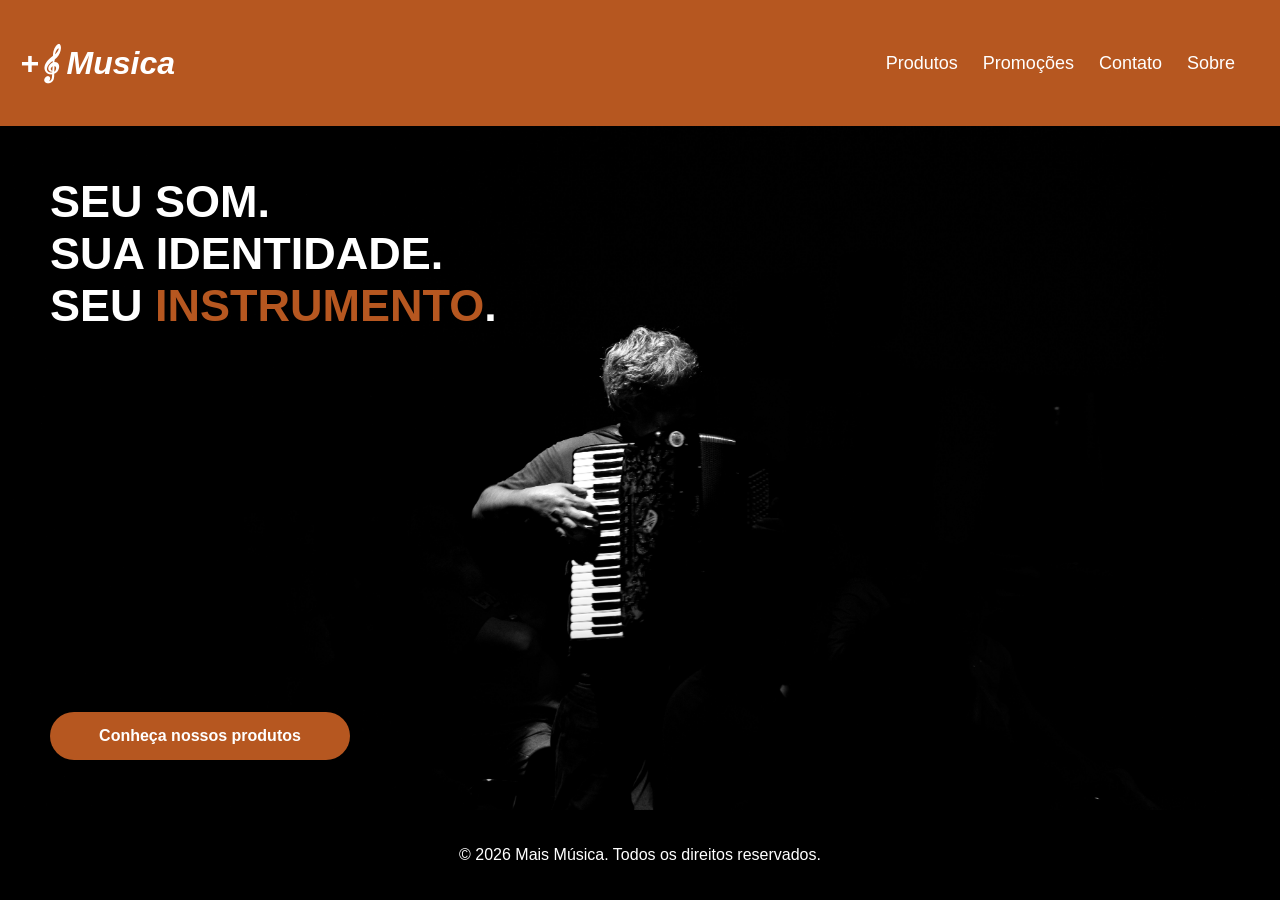
<file: index.html>
<!doctype html>
<html lang="pt-BR">
  <head>
    <meta charset="UTF-8" />
    <meta name="viewport" content="width=device-width, initial-scale=1.0" />
    <link rel="stylesheet" href="./src/css/reset.css" />
    <link rel="stylesheet" href="./src/css/globals.css" />
    <link rel="stylesheet" href="./src/css/index.css" />

    <title>Mais Música</title>
  </head>
  <body>
    <header class="header">
      <div class="logo">
        <h1>+𝄞 Musica</h1>
      </div>
      <div class="burguer-btn-content">
        <span class="burguer-btn"></span>
      </div>
      <nav>
        <ul>
          <li>
            <a href="./src/pages/products/products.html">Produtos</a>
          </li>
          <li>
            <a href="./src/pages/promotions/promotions.html">Promoções</a>
          </li>
          <li>
            <a href="./src/pages/contact/contact.html">Contato</a>
          </li>
          <li>
            <a href="./src/pages/about/about.html">Sobre</a>
          </li>
        </ul>
      </nav>
    </header>
    <main id="main">
      <section id="hero">
        <div id="text-content">
          <h2>
            SEU SOM. <br />
            SUA IDENTIDADE. <br />
            SEU <span>INSTRUMENTO</span>.
          </h2>
        </div>
        <a href="./src/pages/products/products.html" id="to-products-btn"
          >Conheça nossos produtos</a
        >
      </section>
    </main>
    <footer>
      <p>&copy; 2026 Mais Música. Todos os direitos reservados.</p>
    </footer>

    <script src="./src/script/script.js"></script>
  </body>
</html>
</file>
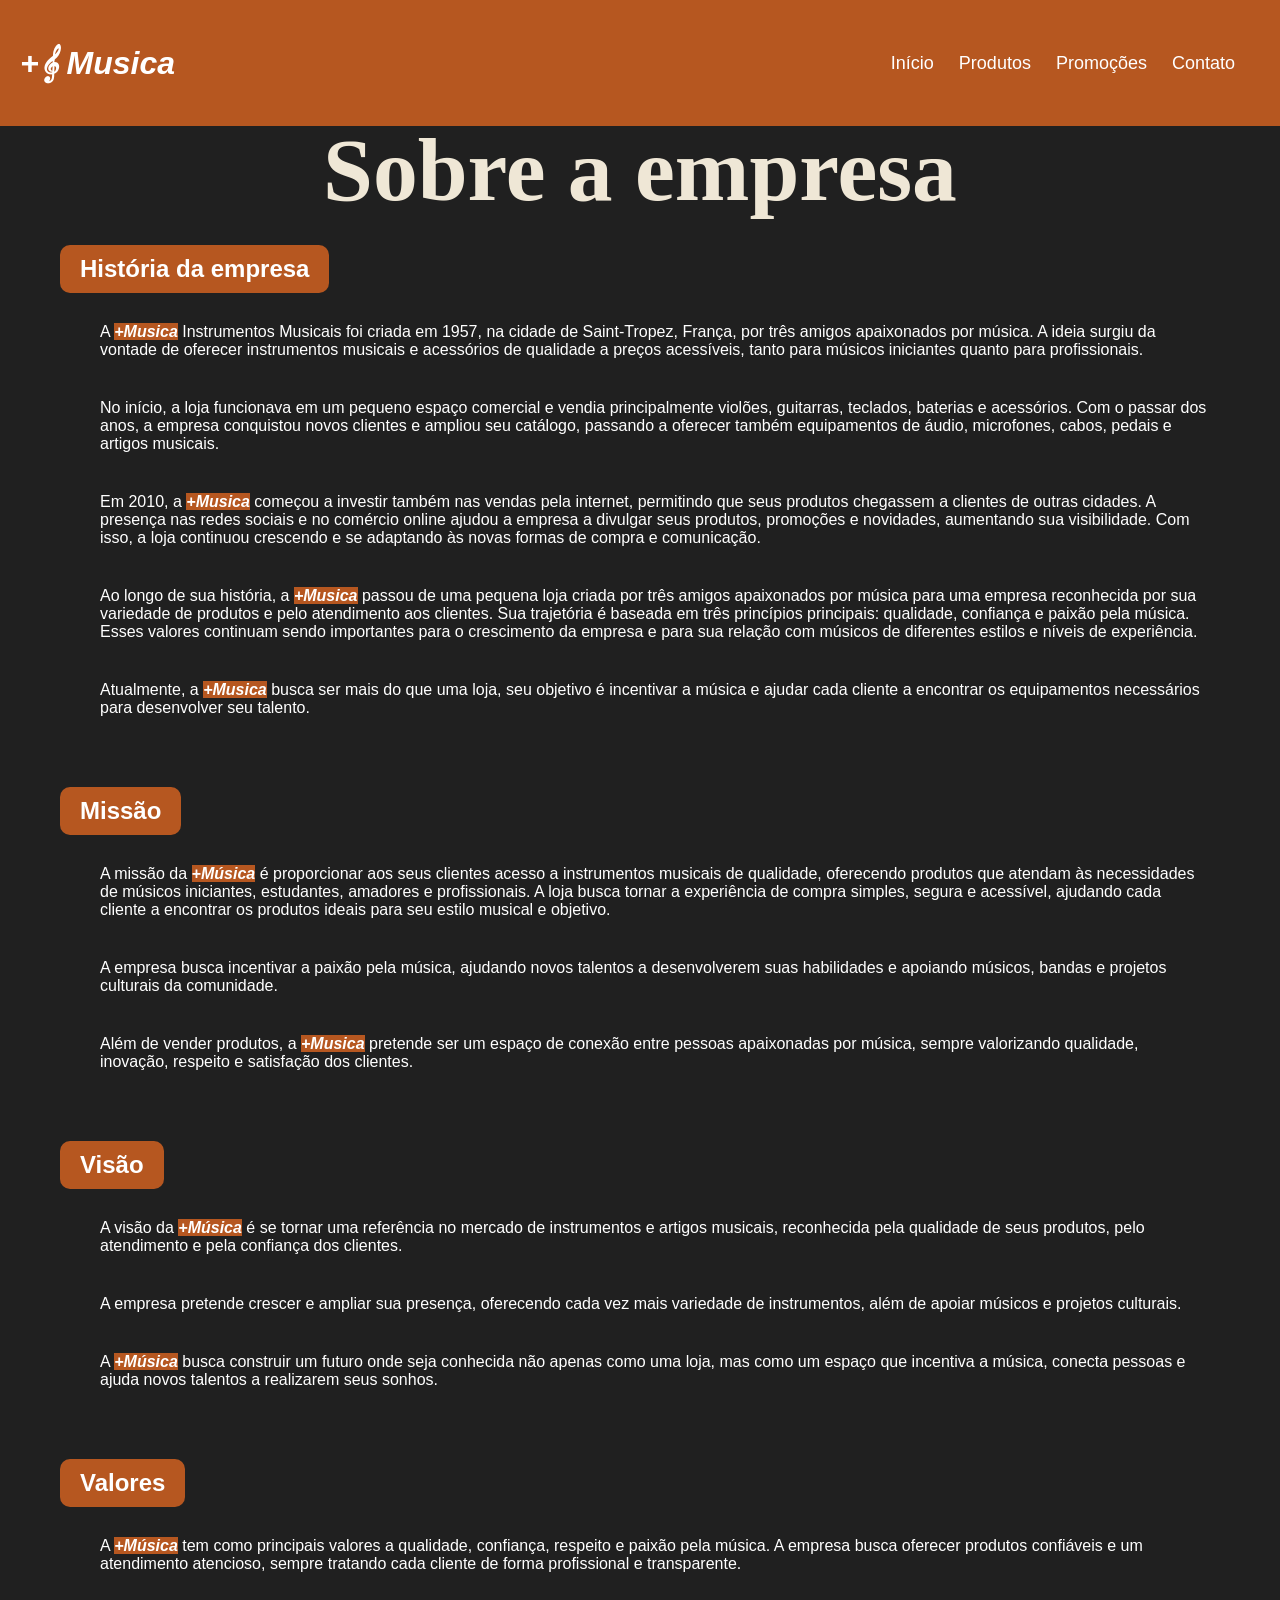
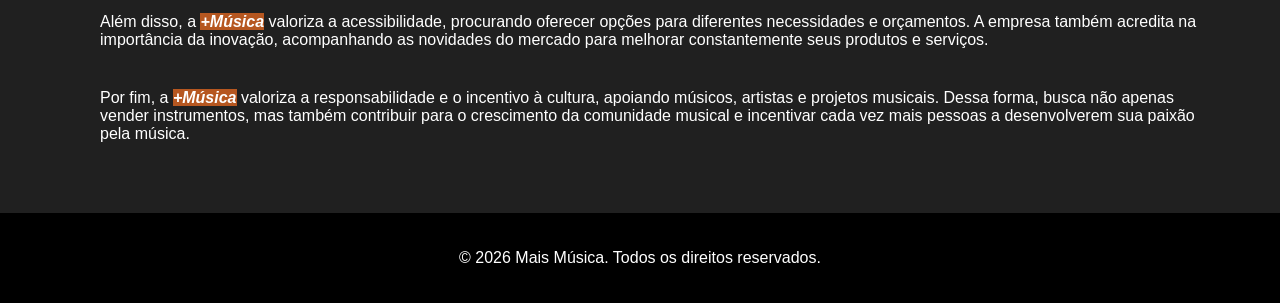
<file: src/pages/about/about.html>
<!doctype html>
<html lang="pt-BR">
  <head>
    <meta charset="UTF-8" />
    <meta name="viewport" content="width=device-width, initial-scale=1.0" />
    <link rel="stylesheet" href="../../css/reset.css" />
    <link rel="stylesheet" href="./about.css" />
    <link rel="stylesheet" href="../../css/globals.css" />
    <title>Mais Música</title>
  </head>
  <body>
    <header class="header">
      <div class="logo">
        <h1>+𝄞 Musica</h1>
      </div>
      <div class="burguer-btn-content">
        <span class="burguer-btn"></span>
      </div>
      <nav>
        <ul>
          <li><a href="../../../index.html">Início</a></li>
          <li><a href="../products/products.html">Produtos</a></li>
          <li><a href="../products/products.html">Promoções</a></li>
          <li><a href="../contact/contact.html">Contato</a></li>
        </ul>
      </nav>
    </header>
    <main>
      <h1>Sobre a empresa</h1>

      <div class="text-content">
        <h2>História da empresa</h2>
        <p>
          A <span>+Musica</span> Instrumentos Musicais foi criada em 1957, na
          cidade de Saint-Tropez, França, por três amigos apaixonados por
          música. A ideia surgiu da vontade de oferecer instrumentos musicais e
          acessórios de qualidade a preços acessíveis, tanto para músicos
          iniciantes quanto para profissionais.
        </p>
        <p>
          No início, a loja funcionava em um pequeno espaço comercial e vendia
          principalmente violões, guitarras, teclados, baterias e acessórios.
          Com o passar dos anos, a empresa conquistou novos clientes e ampliou
          seu catálogo, passando a oferecer também equipamentos de áudio,
          microfones, cabos, pedais e artigos musicais.
        </p>
        <p>
          Em 2010, a <span>+Musica</span> começou a investir também nas vendas
          pela internet, permitindo que seus produtos chegassem a clientes de
          outras cidades. A presença nas redes sociais e no comércio online
          ajudou a empresa a divulgar seus produtos, promoções e novidades,
          aumentando sua visibilidade. Com isso, a loja continuou crescendo e se
          adaptando às novas formas de compra e comunicação.
        </p>
        <p>
          Ao longo de sua história, a <span>+Musica</span> passou de uma pequena
          loja criada por três amigos apaixonados por música para uma empresa
          reconhecida por sua variedade de produtos e pelo atendimento aos
          clientes. Sua trajetória é baseada em três princípios principais:
          qualidade, confiança e paixão pela música. Esses valores continuam
          sendo importantes para o crescimento da empresa e para sua relação com
          músicos de diferentes estilos e níveis de experiência.
        </p>
        <p>
          Atualmente, a <span>+Musica</span> busca ser mais do que uma loja, seu
          objetivo é incentivar a música e ajudar cada cliente a encontrar os
          equipamentos necessários para desenvolver seu talento.
        </p>
      </div>

      <div class="text-content">
        <h2>Missão</h2>
        <p>
          A missão da <span>+Música</span> é proporcionar aos seus clientes
          acesso a instrumentos musicais de qualidade, oferecendo produtos que
          atendam às necessidades de músicos iniciantes, estudantes, amadores e
          profissionais. A loja busca tornar a experiência de compra simples,
          segura e acessível, ajudando cada cliente a encontrar os produtos
          ideais para seu estilo musical e objetivo.
        </p>
        <p>
          A empresa busca incentivar a paixão pela música, ajudando novos
          talentos a desenvolverem suas habilidades e apoiando músicos, bandas e
          projetos culturais da comunidade.
        </p>
        <p>
          Além de vender produtos, a <span>+Musica</span> pretende ser um espaço
          de conexão entre pessoas apaixonadas por música, sempre valorizando
          qualidade, inovação, respeito e satisfação dos clientes.
        </p>
      </div>

      <div class="text-content">
        <h2>Visão</h2>
        <p>
          A visão da <span>+Música</span> é se tornar uma referência no mercado
          de instrumentos e artigos musicais, reconhecida pela qualidade de seus
          produtos, pelo atendimento e pela confiança dos clientes.
        </p>
        <p>
          A empresa pretende crescer e ampliar sua presença, oferecendo cada vez
          mais variedade de instrumentos, além de apoiar músicos e projetos
          culturais.
        </p>
        <p>
          A <span>+Música</span> busca construir um futuro onde seja conhecida
          não apenas como uma loja, mas como um espaço que incentiva a música,
          conecta pessoas e ajuda novos talentos a realizarem seus sonhos.
        </p>
      </div>

      <div class="text-content">
        <h2>Valores</h2>
        <p>
          A <span>+Música</span> tem como principais valores a qualidade,
          confiança, respeito e paixão pela música. A empresa busca oferecer
          produtos confiáveis e um atendimento atencioso, sempre tratando cada
          cliente de forma profissional e transparente.
        </p>
        <p>
          Além disso, a <span>+Música</span> valoriza a acessibilidade,
          procurando oferecer opções para diferentes necessidades e orçamentos.
          A empresa também acredita na importância da inovação, acompanhando as
          novidades do mercado para melhorar constantemente seus produtos e
          serviços.
        </p>
        <p>
          Por fim, a <span>+Música</span> valoriza a responsabilidade e o
          incentivo à cultura, apoiando músicos, artistas e projetos musicais.
          Dessa forma, busca não apenas vender instrumentos, mas também
          contribuir para o crescimento da comunidade musical e incentivar cada
          vez mais pessoas a desenvolverem sua paixão pela música.
        </p>
      </div>

      
    </main>
    <footer>
      <p>&copy; 2026 Mais Música. Todos os direitos reservados.</p>
    </footer>
    <script src="../../script/script.js"></script>
  </body>
</html>
</file>
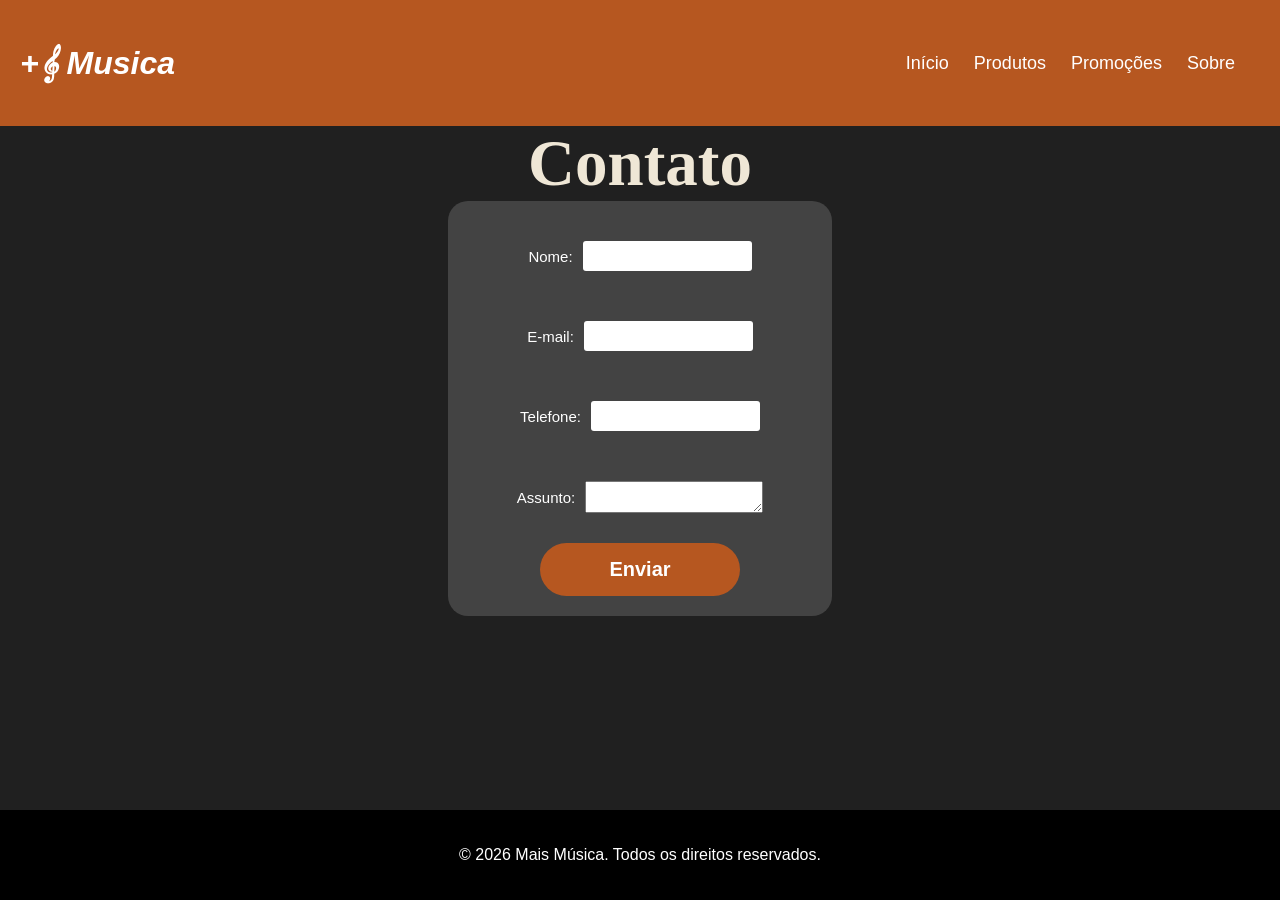
<file: src/pages/contact/contact.html>
<!doctype html>
<html lang="pt-BR">
  <head>
    <meta charset="UTF-8" />
    <meta name="viewport" content="width=device-width, initial-scale=1.0" />
    <link rel="stylesheet" href="../../css/reset.css" />
    <link rel="stylesheet" href="./contact.css" />
    <link rel="stylesheet" href="../../css/globals.css" />

    <title>Mais Música</title>
  </head>
  <body>
    <header class="header">
      <div class="logo">
        <h1>+𝄞 Musica</h1>
      </div>
      <div class="burguer-btn-content">
        <span class="burguer-btn"></span>
      </div>
      <nav>
        <ul>
          <li><a href="../../../index.html">Início</a></li>
          <li><a href="../products/products.html">Produtos</a></li>
          <li><a href="../promotions/promotions.html">Promoções</a></li>
          <li><a href="../about/about.html">Sobre</a></li>
        </ul>
      </nav>
    </header>
    <main>
      <h1>Contato</h1>

      <form action="">
        <div class="input-content">
          <label for="name">Nome:</label>
          <input type="text" name="name" id="name" />
        </div>

        <div class="input-content">
          <label for="email">E-mail:</label>
          <input type="email" name="email" id="email" />
        </div>
        
        <div class="input-content">
          <label for="telefone">Telefone:</label>
          <input type="tel" name="telefone" id="telefone" />
        </div>
        
        <div class="input-content">
          <label for="assunto">Assunto:</label>
          <textarea name="assunto" id="assunto" ></textarea>
        </div> 
      
        <button type="submit" id="submit-btn">Enviar</button>
      </form>
    </main>
    <footer>
      <p>&copy; 2026 Mais Música. Todos os direitos reservados.</p>
    </footer>
    <script src="../../script/script.js"></script>
  </body>
</html>
</file>
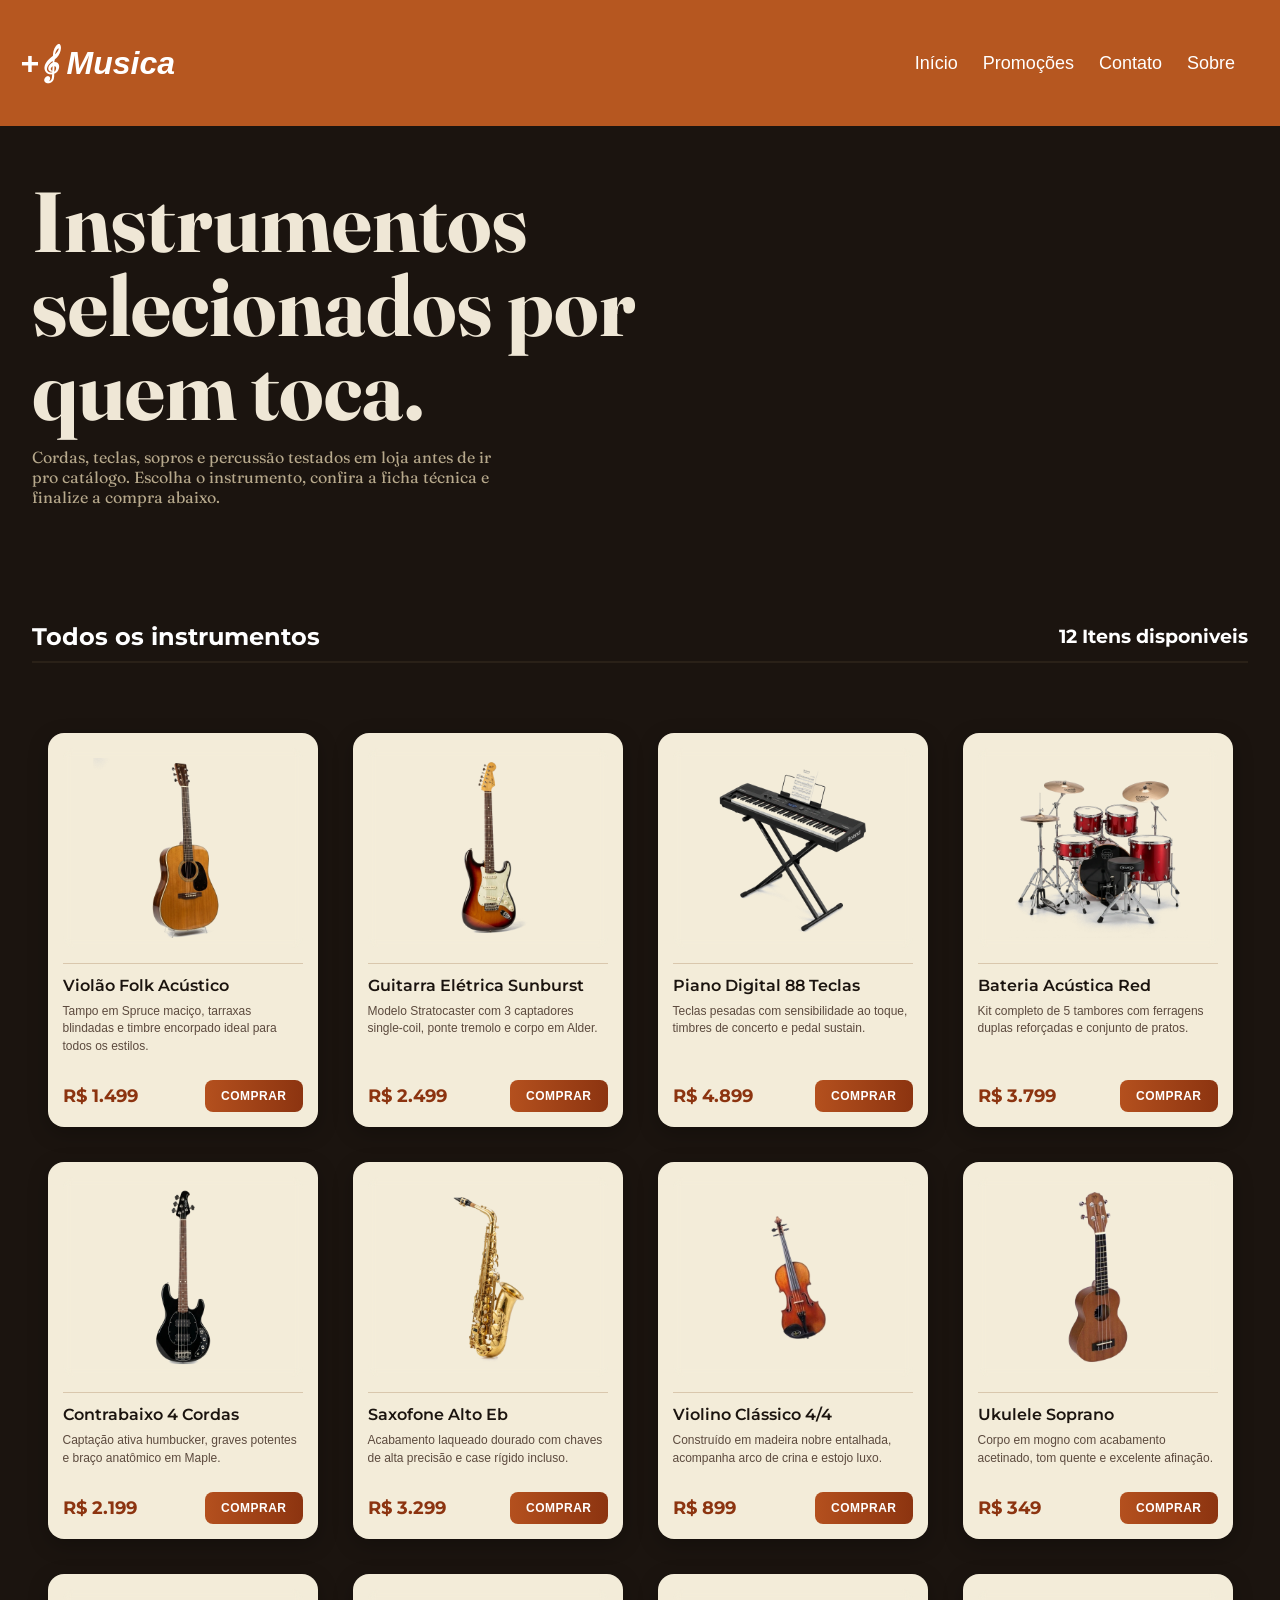
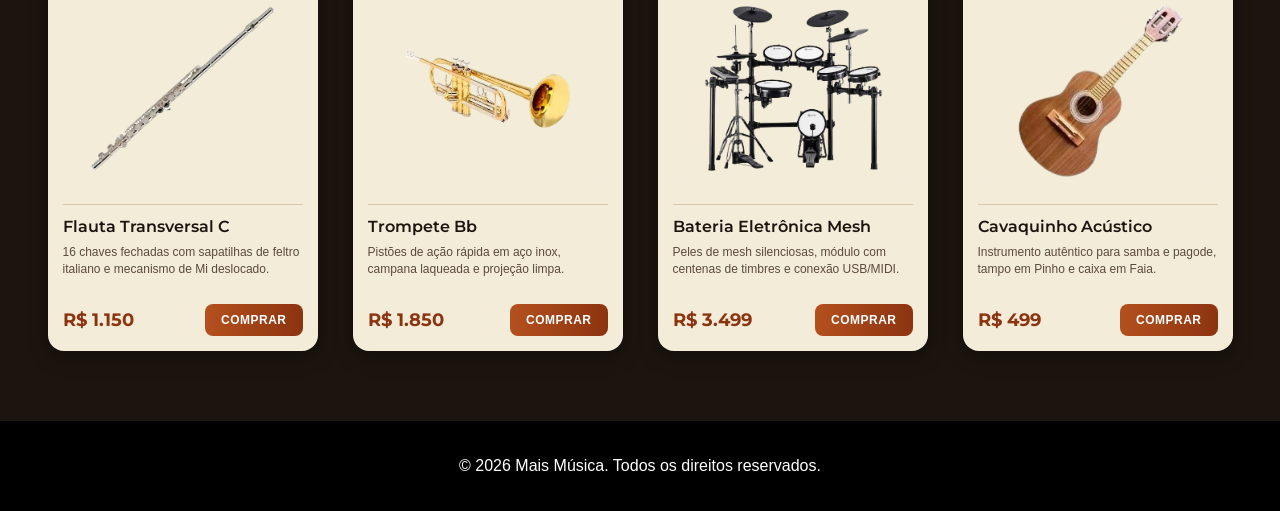
<file: src/pages/products/products.html>
<!doctype html>
<html lang="pt-BR">
  <head>
    <meta charset="UTF-8" />
    <meta name="viewport" content="width=device-width, initial-scale=1.0" />
    <link rel="stylesheet" href="../../css/reset.css" />
    <link rel="stylesheet" href="./products.css" />
    <link rel="stylesheet" href="../../css/globals.css" />
    <link rel="preconnect" href="https://fonts.googleapis.com" />
    <link rel="preconnect" href="https://fonts.gstatic.com" crossorigin />
    <link
      href="https://fonts.googleapis.com/css2?family=Fraunces:ital,opsz,wght@0,9..144,100..900;1,9..144,100..900&family=Inter:ital,opsz,wght@0,14..32,100..900;1,14..32,100..900&family=Montserrat:ital,wght@0,100..900;1,100..900&display=swap"
      rel="stylesheet"
    />
    <title>Mais Música</title>
  </head>
  <body>
    <header class="header">
      <div class="logo">
        <h1>+𝄞 Musica</h1>
      </div>
      <div class="burguer-btn-content">
        <span class="burguer-btn"></span>
      </div>
      <nav>
        <ul>
          <li><a href="../../../index.html">Início</a></li>
          <li><a href="../promotions/promotions.html">Promoções</a></li>
          <li><a href="../contact/contact.html">Contato</a></li>
          <li><a href="../about/about.html">Sobre</a></li>
        </ul>
      </nav>
    </header>
    ''
    <main>
      <div class="container-textos-instrumentos">
        <h1>Instrumentos selecionados por quem toca.</h1>
        <p>
          Cordas, teclas, sopros e percussão testados em loja antes de ir pro
          catálogo. Escolha o instrumento, confira a ficha técnica e finalize a
          compra abaixo.
        </p>
      </div>
      <div class="container-intro-instrumentos">
        <h2>Todos os instrumentos</h2>
        <h3>12 Itens disponiveis</h3>
      </div>

      <div class="container-cards">
        <div class="cards-produtos">
          <div class="container-imagem">
            <img
              src="../../assets/products-img/violao_acustico.webp"
              alt="Violão Folk Acústico"
            />
          </div>
          <div class="container-info-produto">
            <h3>Violão Folk Acústico</h3>
            <p>
              Tampo em Spruce maciço, tarraxas blindadas e timbre encorpado
              ideal para todos os estilos.
            </p>
          </div>
          <div class="container-compra">
            <h3>R$ 1.499</h3>
            <button class="btn-cards">COMPRAR</button>
          </div>
        </div>

        <div class="cards-produtos">
          <div class="container-imagem">
            <img
              src="../../assets/products-img/guitarra_eletrica.webp"
              alt="Guitarra Elétrica Sunburst"
            />
          </div>
          <div class="container-info-produto">
            <h3>Guitarra Elétrica Sunburst</h3>
            <p>
              Modelo Stratocaster com 3 captadores single-coil, ponte tremolo e
              corpo em Alder.
            </p>
          </div>
          <div class="container-compra">
            <h3>R$ 2.499</h3>
            <button class="btn-cards">COMPRAR</button>
          </div>
        </div>

        <div class="cards-produtos">
          <div class="container-imagem">
            <img
              src="../../assets/products-img/piano_digital.webp"
              alt="Piano Digital 88 Teclas"
            />
          </div>
          <div class="container-info-produto">
            <h3>Piano Digital 88 Teclas</h3>
            <p>
              Teclas pesadas com sensibilidade ao toque, timbres de concerto e
              pedal sustain.
            </p>
          </div>
          <div class="container-compra">
            <h3>R$ 4.899</h3>
            <button class="btn-cards">COMPRAR</button>
          </div>
        </div>

        <div class="cards-produtos">
          <div class="container-imagem">
            <img
              src="../../assets/products-img/bateria_acustica.webp"
              alt="Bateria Acústica Red Metallic"
            />
          </div>
          <div class="container-info-produto">
            <h3>Bateria Acústica Red</h3>
            <p>
              Kit completo de 5 tambores com ferragens duplas reforçadas e
              conjunto de pratos.
            </p>
          </div>
          <div class="container-compra">
            <h3>R$ 3.799</h3>
            <button class="btn-cards">COMPRAR</button>
          </div>
        </div>

        <div class="cards-produtos">
          <div class="container-imagem">
            <img
              src="../../assets/products-img/contrabaixo_eletrico.webp"
              alt="Contrabaixo Elétrico 4 Cordas"
            />
          </div>
          <div class="container-info-produto">
            <h3>Contrabaixo 4 Cordas</h3>
            <p>
              Captação ativa humbucker, graves potentes e braço anatômico em
              Maple.
            </p>
          </div>
          <div class="container-compra">
            <h3>R$ 2.199</h3>
            <button class="btn-cards">COMPRAR</button>
          </div>
        </div>

        <div class="cards-produtos">
          <div class="container-imagem">
            <img
              src="../../assets/products-img/saxofone_alto.webp"
              alt="Saxofone Alto Mi Bemol"
            />
          </div>
          <div class="container-info-produto">
            <h3>Saxofone Alto Eb</h3>
            <p>
              Acabamento laqueado dourado com chaves de alta precisão e case
              rígido incluso.
            </p>
          </div>
          <div class="container-compra">
            <h3>R$ 3.299</h3>
            <button class="btn-cards">COMPRAR</button>
          </div>
        </div>

        <div class="cards-produtos">
          <div class="container-imagem">
            <img
              src="../../assets/products-img/violino_classico_44.webp"
              alt="Violino Clássico 4/4"
            />
          </div>
          <div class="container-info-produto">
            <h3>Violino Clássico 4/4</h3>
            <p>
              Construído em madeira nobre entalhada, acompanha arco de crina e
              estojo luxo.
            </p>
          </div>
          <div class="container-compra">
            <h3>R$ 899</h3>
            <button class="btn-cards">COMPRAR</button>
          </div>
        </div>

        <div class="cards-produtos">
          <div class="container-imagem">
            <img
              src="../../assets/products-img/ukulele-soprano.webp"
              alt="Ukulele Soprano Mahogany"
            />
          </div>
          <div class="container-info-produto">
            <h3>Ukulele Soprano</h3>
            <p>
              Corpo em mogno com acabamento acetinado, tom quente e excelente
              afinação.
            </p>
          </div>
          <div class="container-compra">
            <h3>R$ 349</h3>
            <button class="btn-cards">COMPRAR</button>
          </div>
        </div>

        <div class="cards-produtos">
          <div class="container-imagem">
            <img
              src="../../assets/products-img/flauta_transversal_c.webp"
              alt="Flauta Transversal C"
            />
          </div>
          <div class="container-info-produto">
            <h3>Flauta Transversal C</h3>
            <p>
              16 chaves fechadas com sapatilhas de feltro italiano e mecanismo
              de Mi deslocado.
            </p>
          </div>
          <div class="container-compra">
            <h3>R$ 1.150</h3>
            <button class="btn-cards">COMPRAR</button>
          </div>
        </div>

        <div class="cards-produtos">
          <div class="container-imagem">
            <img
              src="../../assets/products-img/trompete_bb.webp"
              alt="Trompete em Si Bemol"
            />
          </div>
          <div class="container-info-produto">
            <h3>Trompete Bb</h3>
            <p>
              Pistões de ação rápida em aço inox, campana laqueada e projeção
              limpa.
            </p>
          </div>
          <div class="container-compra">
            <h3>R$ 1.850</h3>
            <button class="btn-cards">COMPRAR</button>
          </div>
        </div>

        <div class="cards-produtos">
          <div class="container-imagem">
            <img
              src="../../assets/products-img/bateria_eletronica_mesh.webp"
              alt="Bateria Eletrônica Mesh"
            />
          </div>
          <div class="container-info-produto">
            <h3>Bateria Eletrônica Mesh</h3>
            <p>
              Peles de mesh silenciosas, módulo com centenas de timbres e
              conexão USB/MIDI.
            </p>
          </div>
          <div class="container-compra">
            <h3>R$ 3.499</h3>
            <button class="btn-cards">COMPRAR</button>
          </div>
        </div>

        <div class="cards-produtos">
          <div class="container-imagem">
            <img
              src="../../assets/products-img/cavaquinho_acustico.webp"
              alt="Cavaquinho Acústico"
            />
          </div>
          <div class="container-info-produto">
            <h3>Cavaquinho Acústico</h3>
            <p>
              Instrumento autêntico para samba e pagode, tampo em Pinho e caixa
              em Faia.
            </p>
          </div>
          <div class="container-compra">
            <h3>R$ 499</h3>
            <button class="btn-cards">COMPRAR</button>
          </div>
        </div>
      </div>
    </main>
    <footer>
      <p>&copy; 2026 Mais Música. Todos os direitos reservados.</p>
    </footer>
     <script src="../../script/script.js"></script>

  </body>
</html>
</file>
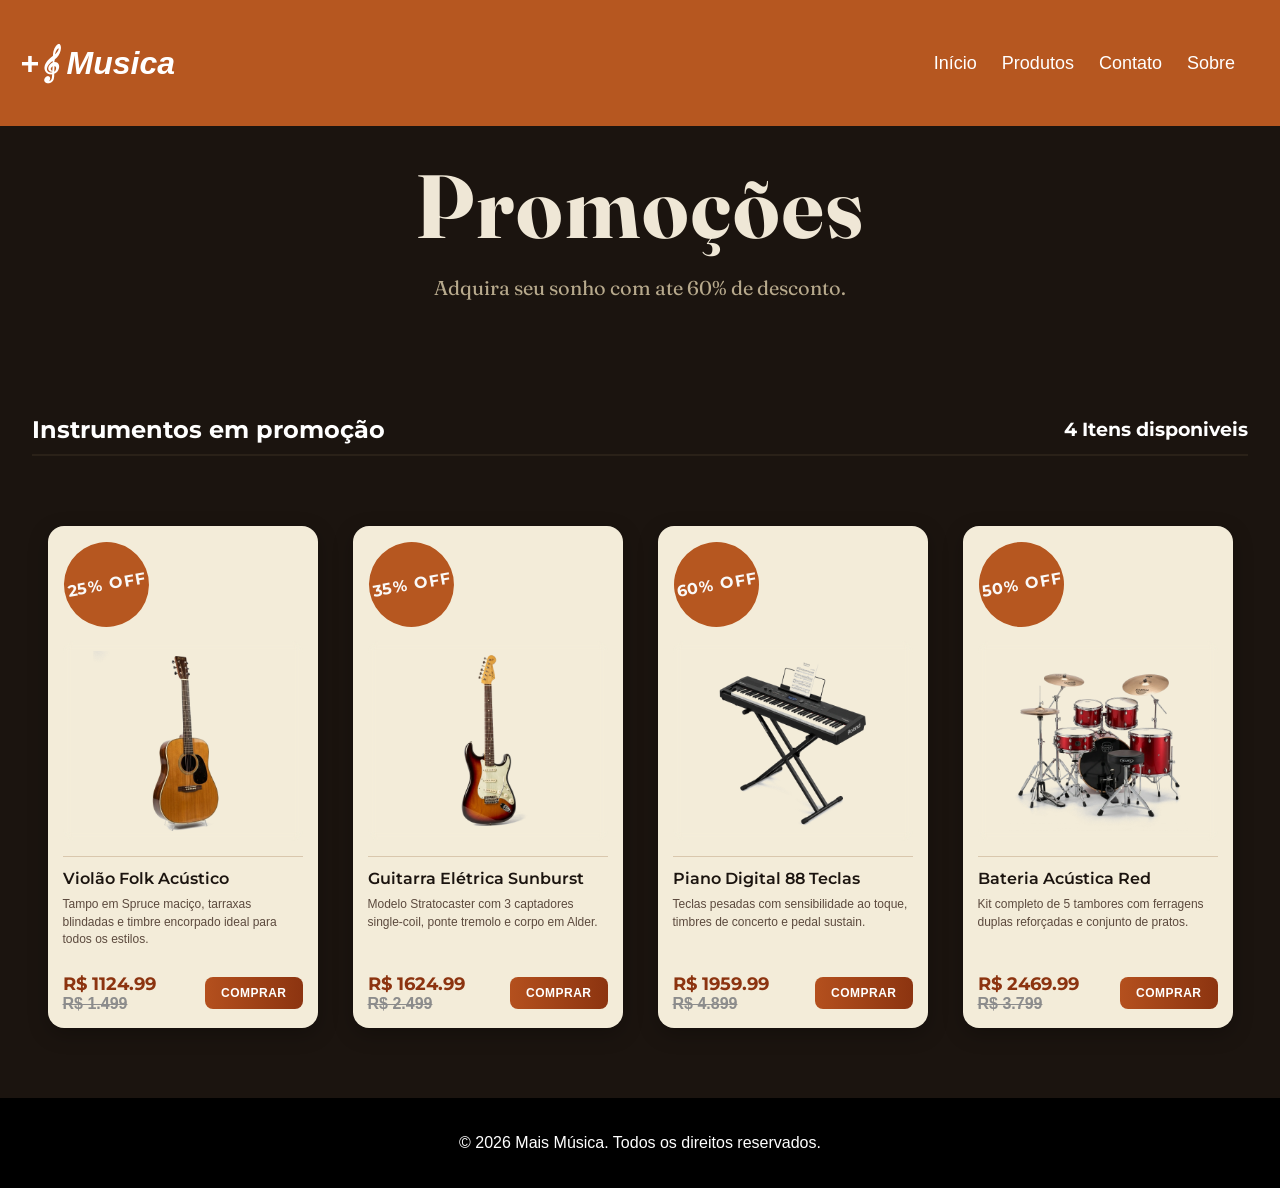
<file: src/pages/promotions/promotions.html>
<!doctype html>
<html lang="pt-BR">
  <head>
    <meta charset="UTF-8" />
    <meta name="viewport" content="width=device-width, initial-scale=1.0" />
    <link rel="stylesheet" href="../../css/reset.css" />
    <link rel="stylesheet" href="./promotions.css" />
    <link rel="stylesheet" href="../../css/globals.css" />
    <link rel="preconnect" href="https://fonts.googleapis.com">
    <link rel="preconnect" href="https://fonts.gstatic.com" crossorigin>
    <link href="https://fonts.googleapis.com/css2?family=Fraunces:ital,opsz,wght@0,9..144,100..900;1,9..144,100..900&family=Inter:ital,opsz,wght@0,14..32,100..900;1,14..32,100..900&family=Montserrat:ital,wght@0,100..900;1,100..900&display=swap" rel="stylesheet">
    <title>Mais Música</title>
  </head>
  <body>
    <header class="header">
       <div class="logo">
        <h1>+𝄞 Musica</h1>
      </div>
        <div class="burguer-btn-content">
        <span class="burguer-btn"></span>
      </div>
      <nav>
        <ul>
          <li><a href="../../../index.html">Início</a></li>
          <li><a href="../products/products.html">Produtos</a></li>
          <li><a href="../contact/contact.html">Contato</a></li>
          <li><a href="../about/about.html">Sobre</a></li>
        </ul>
      </nav>
    </header>
    <main>
      <div class="container-textos-instrumentos">
        <h1>Promoções</h1>
        <p>
          Adquira seu sonho com ate 60% de desconto.
        </p>
      </div>
      <div class="container-intro-instrumentos">
        <h2>Instrumentos em promoção</h2>
        <h3>4 Itens disponiveis</h3>
      </div>

      <div class="container-cards">
        <div class="cards-produtos">
          <div class="icone-desconto">
            <h3>25% OFF</h3>
          </div>
          <div class="container-imagem">
            <img
              src="../../assets/products-img/violao_acustico.webp"
              alt="Violão Folk Acústico"
            />
          </div>
          <div class="container-info-produto">
            <h3>Violão Folk Acústico</h3>
            <p>
              Tampo em Spruce maciço, tarraxas blindadas e timbre encorpado
              ideal para todos os estilos.
            </p>
          </div>
          <div class="container-compra">
            <div class="container-valores-produtos-descontos">
              <h3>R$ 1124.99</h3>
              <h4><s>R$ 1.499</s></h4>
            </div>
            <button class="btn-cards">COMPRAR</button>
          </div>
        </div>
        <div class="cards-produtos">
          <div class="icone-desconto">
            <h3>35% OFF</h3>
          </div>
          <div class="container-imagem">
            <img
              src="../../assets/products-img/guitarra_eletrica.webp"
              alt="Guitarra Elétrica Sunburst"
            />
          </div>
          <div class="container-info-produto">
            <h3>Guitarra Elétrica Sunburst</h3>
            <p>
              Modelo Stratocaster com 3 captadores single-coil, ponte tremolo e
              corpo em Alder.
            </p>
          </div>
          <div class="container-compra">
            <div class="container-valores-produtos-descontos">
              <h3>R$ 1624.99</h3>
              <h4><s>R$ 2.499</s></h4>
            </div>
            <button class="btn-cards">COMPRAR</button>
          </div>
        </div>

        
        <div class="cards-produtos">
          <div class="icone-desconto">
            <h3>60% OFF</h3>
          </div>
          <div class="container-imagem">
            <img
              src="../../assets/products-img/piano_digital.webp"
              alt="Piano Digital 88 Teclas"
            />
          </div>
          <div class="container-info-produto">
            <h3>Piano Digital 88 Teclas</h3>
            <p>
              Teclas pesadas com sensibilidade ao toque, timbres de concerto e
              pedal sustain.
            </p>
          </div>
          <div class="container-compra">
            <div class="container-valores-produtos-descontos">
              <h3>R$ 1959.99</h3>
              <h4><s>R$ 4.899</s></h4>
            </div>
            <button class="btn-cards">COMPRAR</button>
          </div>
        </div>

        
        <div class="cards-produtos">
          <div class="icone-desconto">
            <h3>50% OFF</h3>
          </div>
          <div class="container-imagem">
            <img
              src="../../assets/products-img/bateria_acustica.webp"
              alt="Bateria Acústica Red Metallic"
            />
          </div>
          <div class="container-info-produto">
            <h3>Bateria Acústica Red</h3>
            <p>
              Kit completo de 5 tambores com ferragens duplas reforçadas e
              conjunto de pratos.
            </p>
          </div>
          <div class="container-compra">
            <div class="container-valores-produtos-descontos">
              <h3>R$ 2469.99</h3>
              <h4><s>R$ 3.799</s></h4>
            </div>
            <button class="btn-cards">COMPRAR</button>
          </div>
        </div>

      </div>
    </div>
  </main>
  <footer>
    <p>&copy; 2026 Mais Música. Todos os direitos reservados.</p>
  </footer>
     <script src="../../script/script.js"></script>

  </body>
</html>
</file>
<file: src/css/globals.css>
.header {
  display: flex;
  justify-content: space-between;
  align-items: center;
  height: 14vh;
  width: 100vw;
  padding: 0px 20px;
  background-color: #b65720;
  z-index: 1000;
  position: absolute;
  top: 0;
  left: 0;
}

.header nav ul {
  display: flex;
  align-items: center;
  gap: 25px;
  padding: 0px 25px;
  background-color: #b65720;
}
.header a {
  position: relative;
  font-size: 18px;
}

.header a::after {
  content: "";
  bottom: -10px;
  width: 0%;
  height: 4px;
  left: 0;
  border-radius: 10px;
  background-color: white;
  position: absolute;
  transition: width 0.7s ease-in-out;
}

.header a:hover::after {
  width: 100%;
}

.header .logo {
  font-size: 16px;
  font-style: italic;
}
.burguer-btn-content {
  display: none;
  align-items: center;
  justify-content: center;
  height: 50px;
  width: 40px;
  cursor: pointer;
}

.burguer-btn-content .burguer-btn {
  display: block;
  width: 100%;
  height: 3px;
  border-radius: 10px;
  background-color: white;
  position: relative;
  transition: all 0.7s ease;
}

.burguer-btn::before,
.burguer-btn::after {
  content: "";
  width: 100%;
  height: 100%;
  z-index: 100;
  position: absolute;
  background-color: white;
  transition: all 0.7s ease;
}

.burguer-btn::before {
  margin-top: -10px;
}

.burguer-btn::after {
  margin-top: 10px;
}

@media (max-width: 650px) {
  .header nav ul {
    flex-direction: column;
    align-items: center;
    justify-content: center;
    padding: 25px;
  }
  .header nav {
    position: absolute;
    right: 0%;
    top: 100%;
    transition: all 0.7s ease-in-out;
    transform: translateX(100%);
  }

  nav.menu-active {
    transform: translateX(0);
  }

  .burguer-btn-content {
    display: flex;
  }

  .header:has(nav.menu-active) .burguer-btn {
    transform: rotate(45deg);
  }
  .header:has(nav.menu-active) .burguer-btn::before {
    margin: 0;
    transform: rotate(90deg);
  }

  .header:has(nav.menu-active) .burguer-btn::after {
    margin: 0;
    transform: translateY(90deg);
  }
}

main {
  color: white;
  padding-top: 14vh;
}

footer {
  display: flex;
  align-items: center;
  justify-content: center;
  background-color: black;
  color: white;
  height: 10vh;
}
</file>
<file: src/css/index.css>
#main {
    height:90vh; 
}

#hero {
    display: flex;
    justify-content: center;
    align-items: start;
    flex-direction: column;
    padding: 50px;
    width: 100%;
    height:100%; 
    background: url('../assets/background.jpg') center / cover no-repeat ; 
}

#text-content { 
    width:100%;
    height:100%;
    font-size: clamp(15px, 3vw, 30px);
}

#text-content span {
    color:#b65720;
}

#image-content {
    width: 50%;
    height:100%;
}

#image-content img {
    width: 100%;
    object-fit: cover;
    height:100%;
}

#to-products-btn{
    background-color: #b65720;
    width: 300px;
    height: fit-content;
    padding: 15px 20px;
    text-align: center;
    font-weight: bold;
    border-radius: 30px;
    transition: transform ease-in-out 0.5s;
}

#to-products-btn:hover{
    transform: translateY(-5px);
}
</file>
<file: src/pages/about/about.css>
main {
  padding: 30px;
}
main h1 {
  text-align: center;
  font-size: clamp(65px, 7vw, 95px);
  color: #efe7d6;
  line-height: 0.99;
  font-family: "Fraunces", serif;
}
.text-content {
  display: flex;
  flex-wrap: wrap;
  gap: 20px;
  padding: 30px;
}

.text-content h2 {
  background-color: #b65720;
  padding: 10px 20px;
  border-radius: 10px;
}
.text-content span {
  background-color: #b65720;
  font-style: italic;
  font-weight: bold;
}

.text-content p {
  margin: 10px;
  padding-left: 30px;
}
</file>
<file: src/pages/contact/contact.css>
main {
  text-align: center;
  display: flex;
  flex-direction: column;
  justify-content: center;
  align-items: center;
}

main h1 {
  text-align: center;
  font-size: clamp(65px, 5vw, 95px);
  color: #efe7d6;
  font-family: "Fraunces", serif;
}

form {
  display: flex;
  flex-direction: column;
  align-items: center;
  justify-content: space-around;
  gap: 10px;
  background-color: #434343;
  min-width: 300px;
  width: 30vw;
  height: 100%;
  border-radius: 20px;
  padding: 20px;
}

.input-content {
  display: flex; 
  justify-content: center;
  align-items: center;
  width: 100%;
  height: 100%;
  padding: 20px;
  gap: 10px;
  text-align: center;
}

.input-content input {
  border-radius: 3px;
  height: 30px;
}

.input-content label{
    font-size: 15px;
    text-wrap: nowrap;
}

#submit-btn {
  background-color: #b65720;
  color: white;
  width: 200px;
  height: fit-content;
  padding: 15px 20px;
  text-align: center;
  font-weight: 900;
  font-size: 20px;
  border-radius: 30px;
  transition: transform ease-in-out 0.5s;
  cursor: pointer;
}

#submit-btn:hover {
  transform: translateY(-5px);
}
footer {
  position: absolute;
  bottom: 0;
  width: 100%;
}
</file>
<file: src/pages/products/products.css>
main {
  background-color: #1b140f;
  min-height: 100vh;
  width: 100%;
  padding-top: 12vh;
  padding-bottom: 50px;
  overflow-y: hidden;
  display: flex;
  flex-direction: column;
  gap: 50px;
  align-items: center;
}

.container-textos-instrumentos {
  display: flex;
  flex-direction: column;
  width: 95%;
  padding: 10px 0px;
  align-items: start;
  margin-top: 2%;
  gap: 15px;
}
.container-textos-instrumentos h1 {
  font-size: clamp(65px, 7vw, 85px);
  width: 55%;
  color: #efe7d6;
  line-height: 0.99;
  font-family: "Fraunces", serif;
}
.container-textos-instrumentos p {
  font-size: clamp(12px, 3vw, 16px);
  width: 40%;
  color: #b7a98c;
  margin-bottom: 5vh;
  font-family: "Fraunces", serif;
}
.container-textos-instrumentos img {
  width: 100%;
  height: 70px;
}

.container-intro-instrumentos {
  width: 95%;
  padding: 10px 0px;
  border-bottom: 2px solid #2a2118;
  display: flex;
  justify-content: space-between;
  flex-direction: row;
  align-items: center;
}
.container-intro-instrumentos h2,h3{
  font-family: "Montserrat", sans-serif;
}

.container-cards {
  display: flex;
  flex-wrap: wrap;
  gap: 35px;
  width: 95%;
  margin: 0 auto;
  padding: 20px 0;
  justify-content: center;
  align-items: stretch;
}

.cards-produtos {
  width: 270px;
  display: flex;
  flex-direction: column;
  justify-content: space-between;
  color: rgb(27, 20, 15);
  gap: 15px;
  border-radius: 16px;
  background-color: rgb(243, 236, 217);
  padding: 15px;
  box-shadow: 0 6px 20px rgba(0, 0, 0, 0.25);  
}

.container-imagem {
  width: 100%;
  height: 200px;
  display: flex;
  align-items: center;
  justify-content: center;
  background: transparent;
  border-radius: 12px;
  padding: 10px;
  overflow: hidden;
  backdrop-filter: blur(4px);
}

.container-imagem img {
  object-fit: contain;
  object-position: center;
  width: 100%;
  height: 100%;
  transition: 0.8s all ease-in-out;
}
.cards-produtos:hover .container-imagem img{
    transform: translateY(-15px);
}


.container-info-produto {
  display: flex;
  flex-direction: column;
  gap: 8px;
  flex-grow: 1;
  padding-top: 12px;
  border-top: 1px solid rgba(139, 90, 43, 0.25);
}

.container-info-produto h3 {
  font-size: clamp(14px, 3vw, 16px);
  font-weight: 600;
  color: #1b140f;
}

.container-info-produto p {
  font-size: 12px;
  line-height: 1.45;
  color: #5c4a3e;
}

.container-compra {
  display: flex;
  justify-content: space-between;
  align-items: center;
  padding-top: 10px;
}

.container-compra h3 {
  font-size: clamp(16px,3vw,18px );
  font-weight: 700;
  color: #8c3410;
}

.btn-cards {
  background: linear-gradient(90deg, #b4501e 0%, #8c3410 100%);
  padding: 9px 16px;
  border: none;
  color: white;
  font-size: clamp(10px,1vw,12px);
  font-weight: 600;
  letter-spacing: 0.5px;
  border-radius: 8px;
  cursor: pointer;
  transition: 0.5s ease-in-out all;
}
.btn-cards:hover{
  transform: scale(1.05);
}


/*responsividade*/
@media (max-width: 875px){
  .container-textos-instrumentos{
    gap: 20px;
  }
  .container-textos-instrumentos h1{
    width: 100%;
    text-align: center;
  }
  .container-textos-instrumentos p{
    width: 100%;
    text-align: center;
  }
}
@media (max-width: 622px) and (min-width: 375px){
  /*cards dos produtos*/
  .cards-produtos{
    width: 220px;
    gap: 12px;
    border-radius: 14px;
    background-color: rgb(243, 236, 217);
    padding: 10px;
  }
  /*textos iniciais*/
  .container-textos-instrumentos h1{
    font-size: clamp(40px,7vw,65px);
  } 

  /*container textos itens disponiveis*/

  .container-intro-instrumentos h2,h3{
    font-size: clamp(12px,3vw,16px);
  }
  footer p{
    font-size: 14px;
  }
}
</file>
<file: src/pages/promotions/promotions.css>
main {
  background-color: #1b140f;
  min-height: 100vh;
  width: 100%;
  padding-top: 12vh;
  padding-bottom: 50px;
  overflow-y: hidden;
  display: flex;
  flex-direction: column;
  gap: 50px;
  align-items: center;
}

.container-textos-instrumentos {
  display: flex;
  flex-direction: column;
  width: 100%;
  padding: 10px 0px;
  align-items: center;
  margin-top: 2%;
  gap: 25px;
}
.container-textos-instrumentos h1 {
  font-size: clamp(65px, 7vw, 95px);
  color: #efe7d6;
  line-height: 0.99;
  font-family: "Fraunces", serif;
  letter-spacing: 2px;
}
.container-textos-instrumentos p {
  font-size: clamp(12px, 3vw, 20px);
  color: #b7a98c;
  margin-bottom: 5vh;
  font-family: "Fraunces", serif;
}
.container-textos-instrumentos img {
  width: 100%;
  height: 70px;
}

.container-intro-instrumentos {
  width: 95%;
  padding: 10px 0px;
  border-bottom: 2px solid #2a2118;
  display: flex;
  justify-content: space-between;
  flex-direction: row;
  align-items: center;
}
.container-intro-instrumentos h2,h3{
  font-family: "Montserrat", sans-serif;
}

.container-cards {
  display: flex;
  flex-wrap: wrap;
  gap: 35px;
  width: 95%;
  margin: 0 auto;
  padding: 20px 0;
  justify-content: center;
  align-items: stretch;
}

.cards-produtos {
  width: 270px;
  display: flex;
  flex-direction: column;
  justify-content: space-between;
  color: rgb(27, 20, 15);
  gap: 15px;
  border-radius: 16px;
  background-color: rgb(243, 236, 217);
  padding: 15px;
  box-shadow: 0 6px 20px rgba(0, 0, 0, 0.25);  
}

.container-imagem {
  width: 100%;
  height: 200px;
  display: flex;
  align-items: center;
  justify-content: center;
  background: transparent;
  border-radius: 12px;
  padding: 10px;
  overflow: hidden;
  backdrop-filter: blur(4px);
}

.container-imagem img {
  object-fit: contain;
  object-position: center;
  width: 100%;
  height: 100%;
  transition: 0.8s all ease-in-out;
}
.cards-produtos:hover .container-imagem img{
    transform: translateY(-15px);
}

.container-info-produto {
  display: flex;
  flex-direction: column;
  gap: 8px;
  flex-grow: 1;
  padding-top: 12px;
  border-top: 1px solid rgba(139, 90, 43, 0.25);
}

.container-info-produto h3 {
  font-size: clamp(12px,3vw,16px);
  font-weight: 600;
  color: #1b140f;
}

.container-info-produto p {
  font-size: clamp(10px,1vw,12px);
  line-height: 1.45;
  color: #5c4a3e;
}

.container-compra {
  display: flex;
  justify-content: space-between;
  align-items: center;
  padding-top: 10px;
  flex-direction: row;
}

.container-compra h3 {
  font-size: clamp(15px,3vw,18px);
  font-weight: 700;
  color: #8c3410;
}

.btn-cards {
  background: linear-gradient(90deg, #b4501e 0%, #8c3410 100%);
  padding: 9px 16px;
  border: none;
  color: white;
  font-size: 12px;
  font-weight: 600;
  letter-spacing: 0.5px;
  border-radius: 8px;
  cursor: pointer;
  transition: 0.5s ease-in-out all;
}
.btn-cards:hover{
  transform: scale(1.05);
}

.icone-desconto{
    position: relative;
    top: 1px;
    left: 1px;
    width: 85px;
    height: 85px;
    border-radius: 50%;
    background-color: #b65720;
    display: flex;
    justify-content: center;
    align-items: center;
    transform: rotate(-10deg);
    transition: 0.5s ease-in-out all;
}
.cards-produtos:hover .icone-desconto{
  transform: translateY(-5px);
}
.icone-desconto h3{
    color: #faf9f8;
    font-size: clamp(12px,3vw,16px);
    letter-spacing: 1px;
}
.container-valores-produtos-descontos h4{
  color: rgb(140, 140, 140);
  font-size: clamp(12px);
}


/*responsividade*/
@media (max-width: 622px) and (min-width: 375px){
  /*cards dos produtos*/
  .cards-produtos{
    width: 220px;
    gap: 12px;
    border-radius: 14px;
    background-color: rgb(243, 236, 217);
    padding: 10px;
  }
  /*textos iniciais*/
  .container-textos-instrumentos{
    gap: 20px;
  }
  .container-textos-instrumentos h1{
    width: 100%;
    text-align: center;
    font-size: clamp(40px,7vw,65px);
  }
  .container-textos-instrumentos p{
    width: 100%;
    text-align: center;
  }

  /*container textos itens disponiveis*/

  .container-intro-instrumentos h2,h3{
    font-size: clamp(12px,3vw,16px);
  }
  footer p{
    font-size: 14px;
  }
}
</file>
